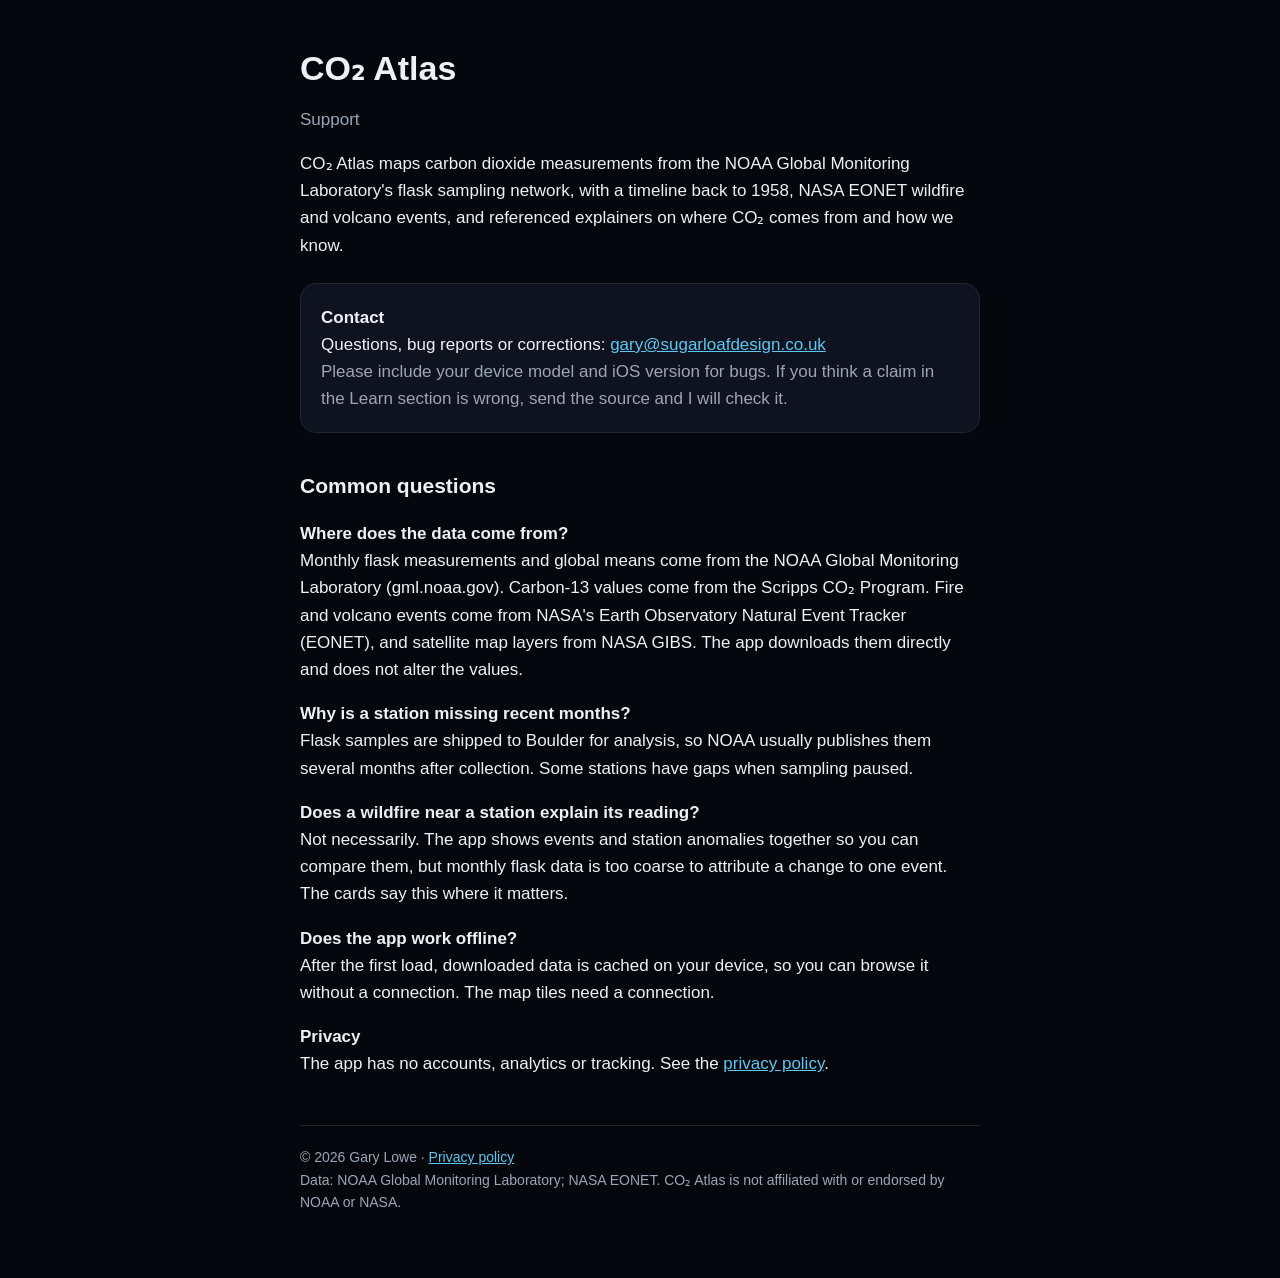
<file: index.html>
<!doctype html>
<html lang="en-GB">
<head>
<meta charset="utf-8">
<meta name="viewport" content="width=device-width, initial-scale=1">
<title>CO₂ Atlas – Support</title>
<meta name="description" content="Support for CO₂ Atlas, an iPhone and iPad app that maps NOAA atmospheric CO₂ measurements.">
<link rel="stylesheet" href="style.css">
</head>
<body>
<main>
<h1>CO₂ Atlas</h1>
<p class="dim">Support</p>

<p>CO₂ Atlas maps carbon dioxide measurements from the NOAA Global Monitoring Laboratory's flask sampling network, with a timeline back to 1958, NASA EONET wildfire and volcano events, and referenced explainers on where CO₂ comes from and how we know.</p>

<div class="card">
<strong>Contact</strong><br>
Questions, bug reports or corrections: <a href="mailto:gary@sugarloafdesign.co.uk?subject=CO%E2%82%82%20Atlas">gary@sugarloafdesign.co.uk</a><br>
<span class="dim">Please include your device model and iOS version for bugs. If you think a claim in the Learn section is wrong, send the source and I will check it.</span>
</div>

<h2>Common questions</h2>

<p><strong>Where does the data come from?</strong><br>
Monthly flask measurements and global means come from the NOAA Global Monitoring Laboratory (gml.noaa.gov). Carbon-13 values come from the Scripps CO₂ Program. Fire and volcano events come from NASA's Earth Observatory Natural Event Tracker (EONET), and satellite map layers from NASA GIBS. The app downloads them directly and does not alter the values.</p>

<p><strong>Why is a station missing recent months?</strong><br>
Flask samples are shipped to Boulder for analysis, so NOAA usually publishes them several months after collection. Some stations have gaps when sampling paused.</p>

<p><strong>Does a wildfire near a station explain its reading?</strong><br>
Not necessarily. The app shows events and station anomalies together so you can compare them, but monthly flask data is too coarse to attribute a change to one event. The cards say this where it matters.</p>

<p><strong>Does the app work offline?</strong><br>
After the first load, downloaded data is cached on your device, so you can browse it without a connection. The map tiles need a connection.</p>

<p><strong>Privacy</strong><br>
The app has no accounts, analytics or tracking. See the <a href="privacy.html">privacy policy</a>.</p>

<footer>
© 2026 Gary Lowe · <a href="privacy.html">Privacy policy</a><br>
Data: NOAA Global Monitoring Laboratory; NASA EONET. CO₂ Atlas is not affiliated with or endorsed by NOAA or NASA.
</footer>
</main>
</body>
</html>
</file>
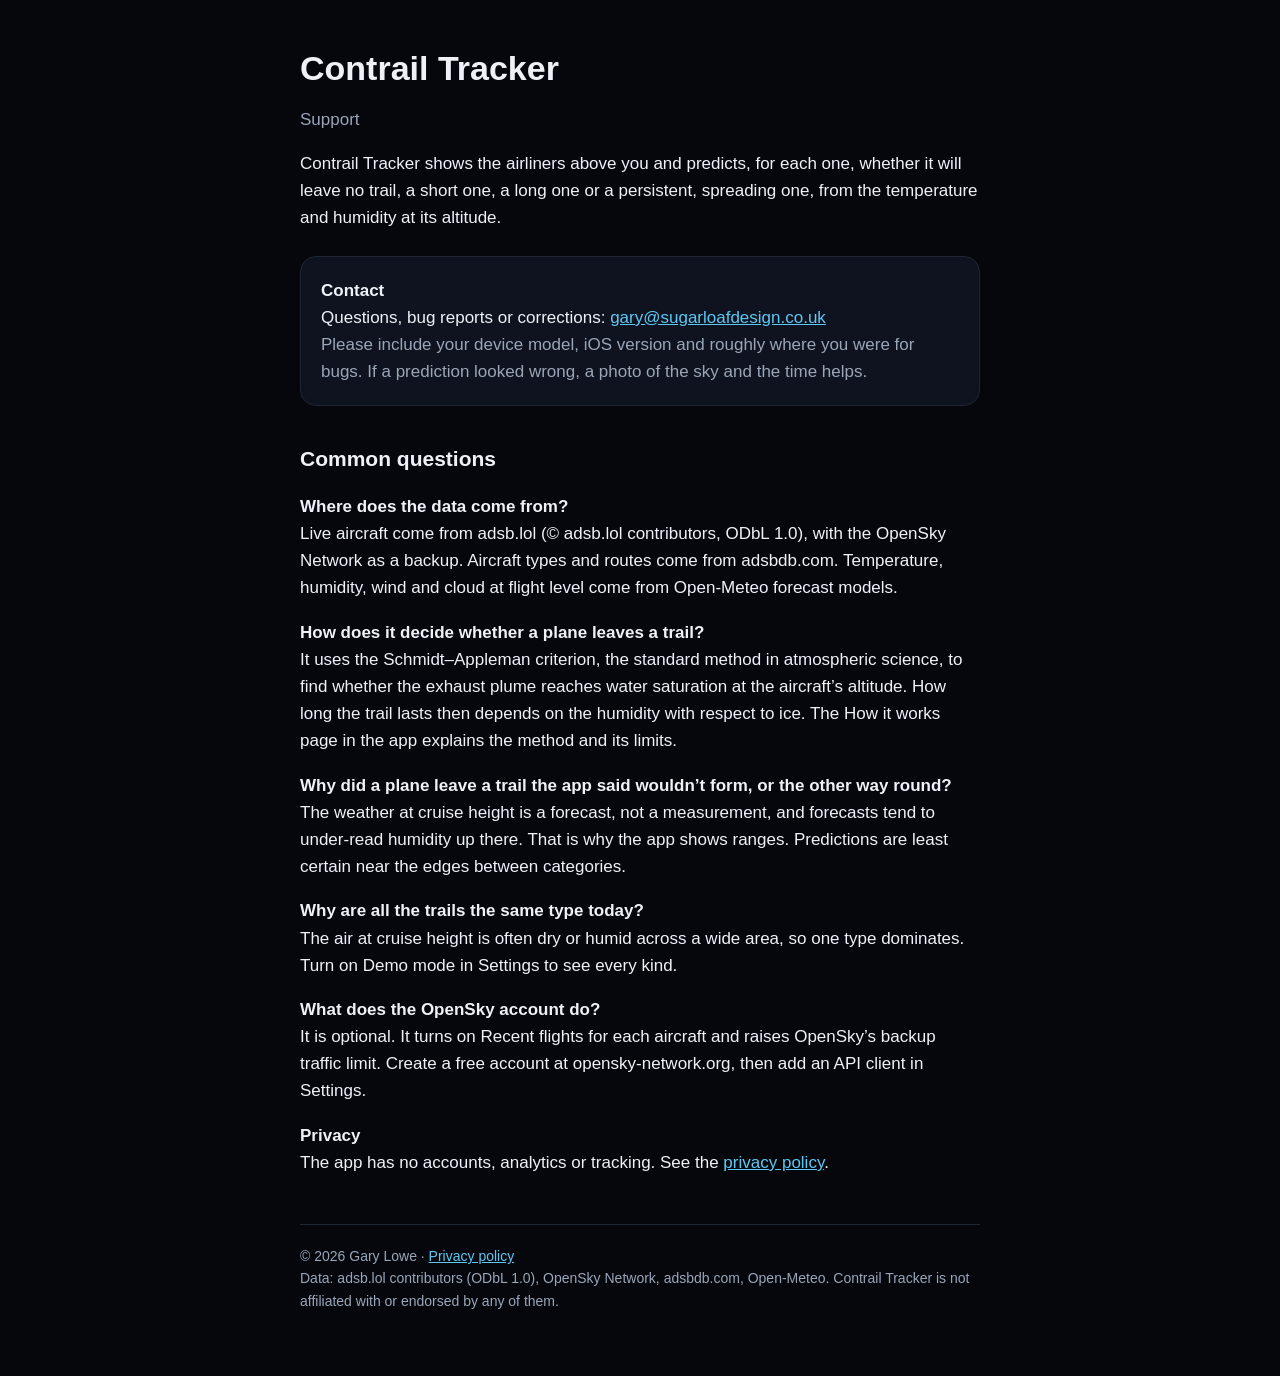
<file: contrail/index.html>
<!doctype html>
<html lang="en-GB">
<head>
<meta charset="utf-8">
<meta name="viewport" content="width=device-width, initial-scale=1">
<title>Contrail Tracker – Support</title>
<meta name="description" content="Support for Contrail Tracker, an iPhone and iPad app that shows the aircraft above you and predicts their contrails.">
<link rel="stylesheet" href="../style.css">
</head>
<body>
<main>
<h1>Contrail Tracker</h1>
<p class="dim">Support</p>

<p>Contrail Tracker shows the airliners above you and predicts, for each one, whether it will leave no trail, a short one, a long one or a persistent, spreading one, from the temperature and humidity at its altitude.</p>

<div class="card">
<strong>Contact</strong><br>
Questions, bug reports or corrections: <a href="mailto:gary@sugarloafdesign.co.uk?subject=Contrail%20Tracker">gary@sugarloafdesign.co.uk</a><br>
<span class="dim">Please include your device model, iOS version and roughly where you were for bugs. If a prediction looked wrong, a photo of the sky and the time helps.</span>
</div>

<h2>Common questions</h2>

<p><strong>Where does the data come from?</strong><br>
Live aircraft come from adsb.lol (© adsb.lol contributors, ODbL 1.0), with the OpenSky Network as a backup. Aircraft types and routes come from adsbdb.com. Temperature, humidity, wind and cloud at flight level come from Open-Meteo forecast models.</p>

<p><strong>How does it decide whether a plane leaves a trail?</strong><br>
It uses the Schmidt–Appleman criterion, the standard method in atmospheric science, to find whether the exhaust plume reaches water saturation at the aircraft’s altitude. How long the trail lasts then depends on the humidity with respect to ice. The How it works page in the app explains the method and its limits.</p>

<p><strong>Why did a plane leave a trail the app said wouldn’t form, or the other way round?</strong><br>
The weather at cruise height is a forecast, not a measurement, and forecasts tend to under-read humidity up there. That is why the app shows ranges. Predictions are least certain near the edges between categories.</p>

<p><strong>Why are all the trails the same type today?</strong><br>
The air at cruise height is often dry or humid across a wide area, so one type dominates. Turn on Demo mode in Settings to see every kind.</p>

<p><strong>What does the OpenSky account do?</strong><br>
It is optional. It turns on Recent flights for each aircraft and raises OpenSky’s backup traffic limit. Create a free account at opensky-network.org, then add an API client in Settings.</p>

<p><strong>Privacy</strong><br>
The app has no accounts, analytics or tracking. See the <a href="privacy.html">privacy policy</a>.</p>

<footer>
© 2026 Gary Lowe · <a href="privacy.html">Privacy policy</a><br>
Data: adsb.lol contributors (ODbL 1.0), OpenSky Network, adsbdb.com, Open-Meteo. Contrail Tracker is not affiliated with or endorsed by any of them.
</footer>
</main>
</body>
</html>
</file>
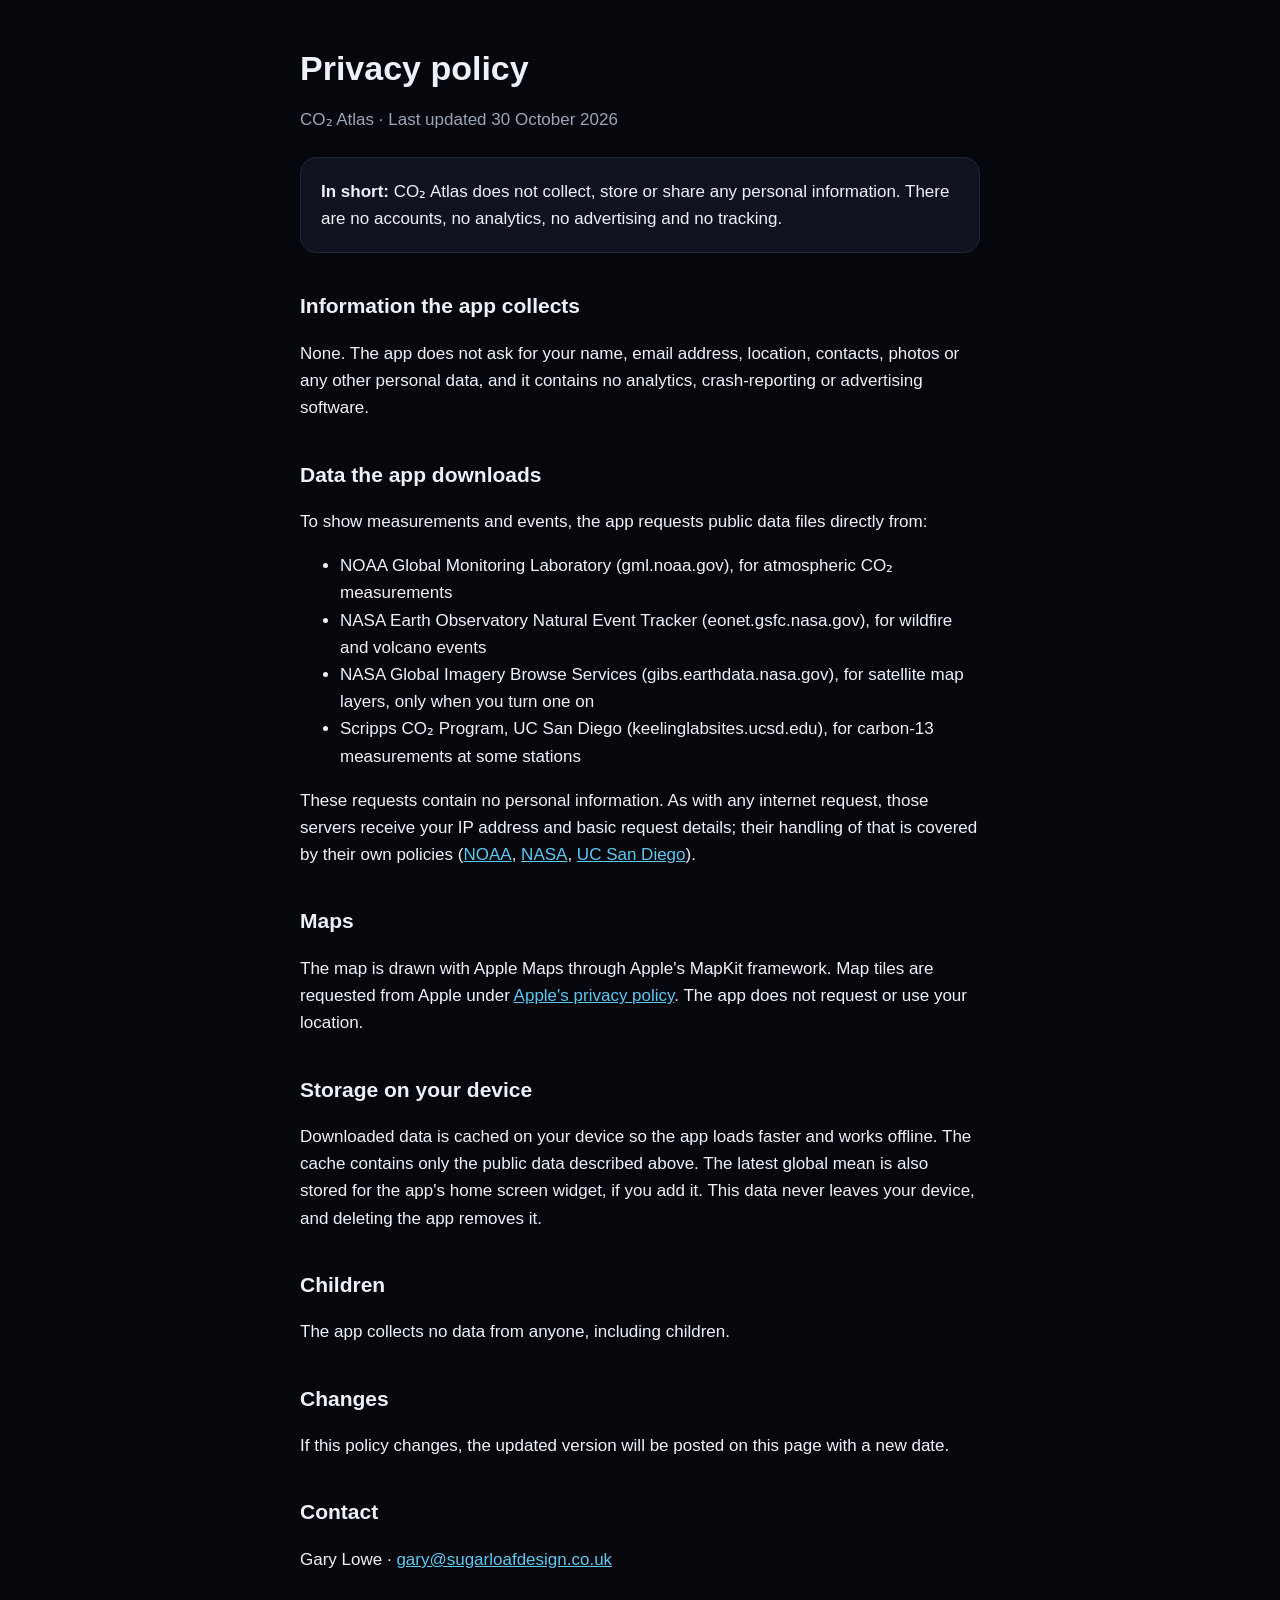
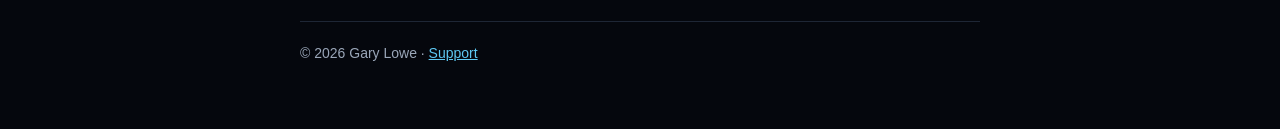
<file: privacy.html>
<!doctype html>
<html lang="en-GB">
<head>
<meta charset="utf-8">
<meta name="viewport" content="width=device-width, initial-scale=1">
<title>CO₂ Atlas – Privacy Policy</title>
<link rel="stylesheet" href="style.css">
</head>
<body>
<main>
<h1>Privacy policy</h1>
<p class="dim">CO₂ Atlas · Last updated 30 October 2026</p>

<div class="card">
<strong>In short:</strong> CO₂ Atlas does not collect, store or share any personal information. There are no accounts, no analytics, no advertising and no tracking.
</div>

<h2>Information the app collects</h2>
<p>None. The app does not ask for your name, email address, location, contacts, photos or any other personal data, and it contains no analytics, crash-reporting or advertising software.</p>

<h2>Data the app downloads</h2>
<p>To show measurements and events, the app requests public data files directly from:</p>
<ul>
<li>NOAA Global Monitoring Laboratory (gml.noaa.gov), for atmospheric CO₂ measurements</li>
<li>NASA Earth Observatory Natural Event Tracker (eonet.gsfc.nasa.gov), for wildfire and volcano events</li>
<li>NASA Global Imagery Browse Services (gibs.earthdata.nasa.gov), for satellite map layers, only when you turn one on</li>
<li>Scripps CO₂ Program, UC San Diego (keelinglabsites.ucsd.edu), for carbon-13 measurements at some stations</li>
</ul>
<p>These requests contain no personal information. As with any internet request, those servers receive your IP address and basic request details; their handling of that is covered by their own policies (<a href="https://www.noaa.gov/">NOAA</a>, <a href="https://www.nasa.gov/privacy/">NASA</a>, <a href="https://ucsd.edu/about/terms-of-use.html">UC San Diego</a>).</p>

<h2>Maps</h2>
<p>The map is drawn with Apple Maps through Apple's MapKit framework. Map tiles are requested from Apple under <a href="https://www.apple.com/legal/privacy/">Apple's privacy policy</a>. The app does not request or use your location.</p>

<h2>Storage on your device</h2>
<p>Downloaded data is cached on your device so the app loads faster and works offline. The cache contains only the public data described above. The latest global mean is also stored for the app's home screen widget, if you add it. This data never leaves your device, and deleting the app removes it.</p>

<h2>Children</h2>
<p>The app collects no data from anyone, including children.</p>

<h2>Changes</h2>
<p>If this policy changes, the updated version will be posted on this page with a new date.</p>

<h2>Contact</h2>
<p>Gary Lowe · <a href="mailto:gary@sugarloafdesign.co.uk">gary@sugarloafdesign.co.uk</a></p>

<footer>
© 2026 Gary Lowe · <a href="index.html">Support</a>
</footer>
</main>
</body>
</html>
</file>
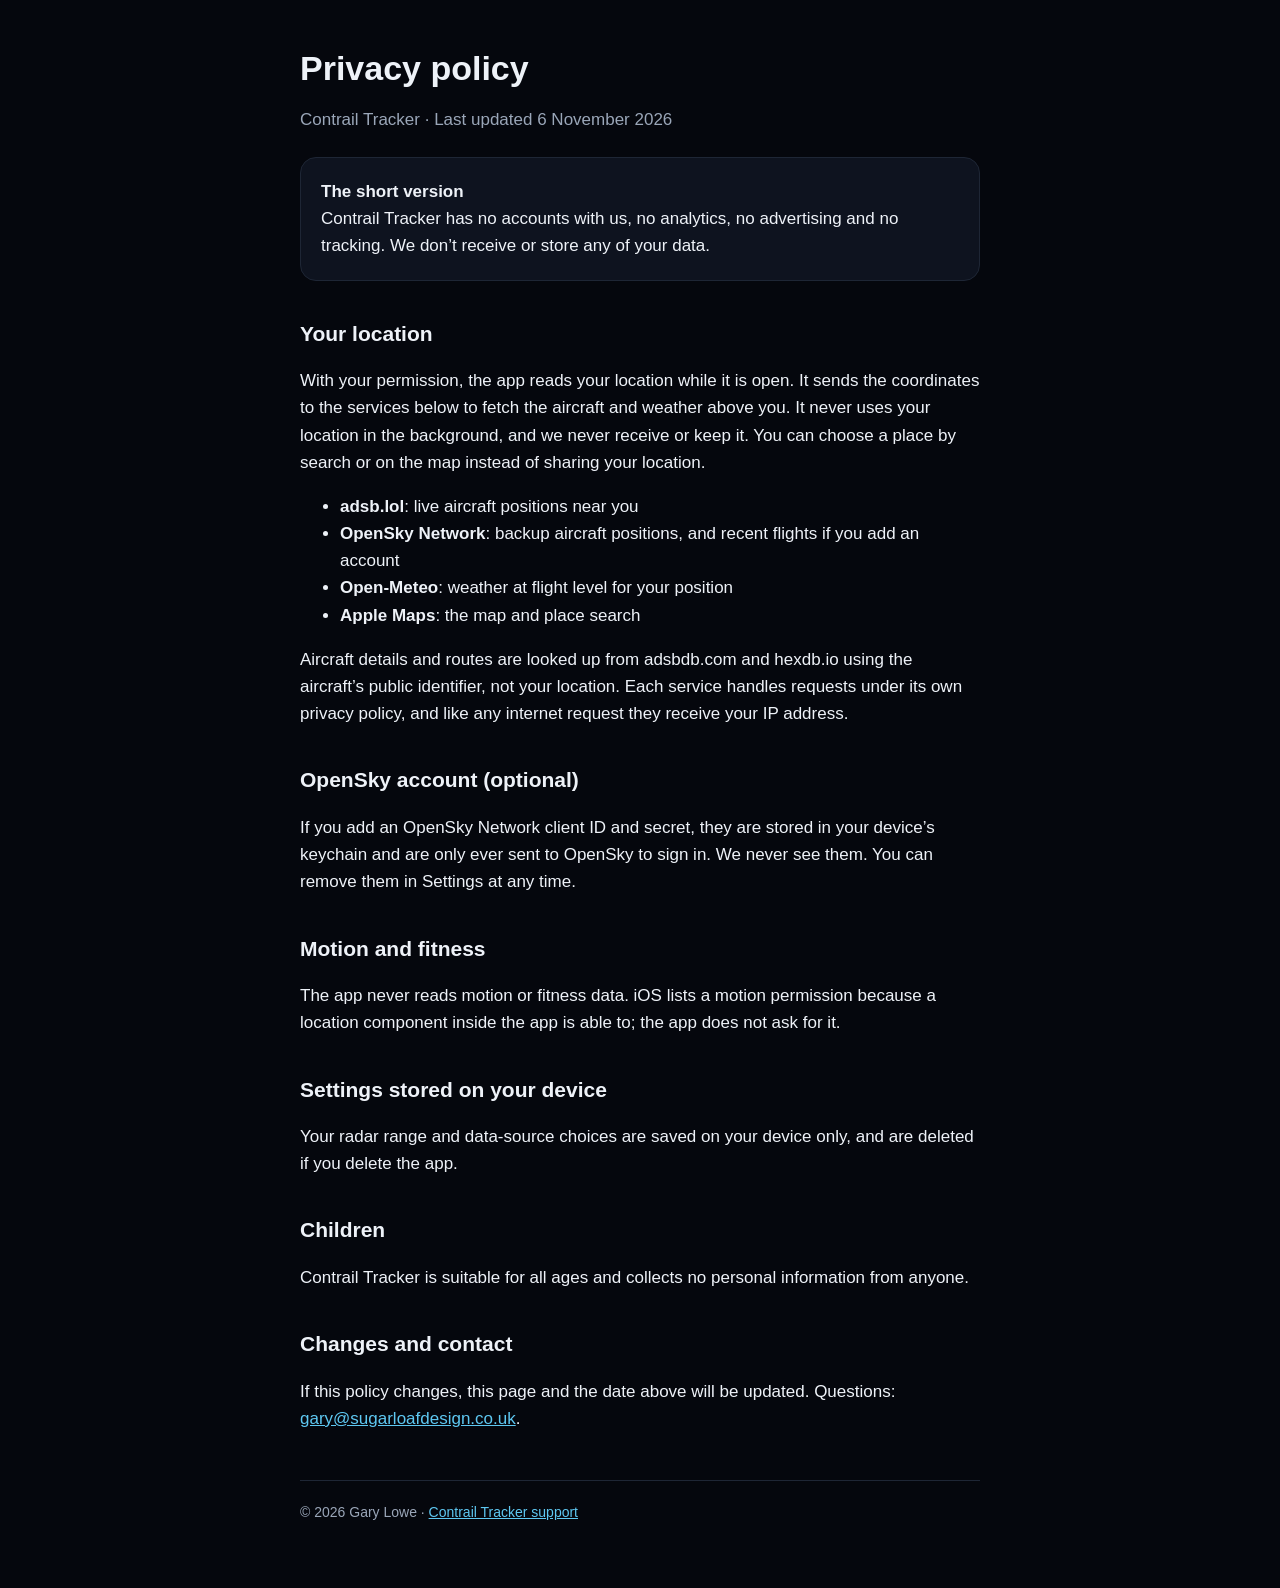
<file: contrail/privacy.html>
<!doctype html>
<html lang="en-GB">
<head>
<meta charset="utf-8">
<meta name="viewport" content="width=device-width, initial-scale=1">
<title>Contrail Tracker – Privacy policy</title>
<meta name="description" content="Privacy policy for Contrail Tracker, an iPhone and iPad app that predicts aircraft contrails.">
<link rel="stylesheet" href="../style.css">
</head>
<body>
<main>
<h1>Privacy policy</h1>
<p class="dim">Contrail Tracker · Last updated 6 November 2026</p>

<div class="card">
<strong>The short version</strong><br>
Contrail Tracker has no accounts with us, no analytics, no advertising and no tracking. We don’t receive or store any of your data.
</div>

<h2>Your location</h2>
<p>With your permission, the app reads your location while it is open. It sends the coordinates to the services below to fetch the aircraft and weather above you. It never uses your location in the background, and we never receive or keep it. You can choose a place by search or on the map instead of sharing your location.</p>
<ul>
<li><strong>adsb.lol</strong>: live aircraft positions near you</li>
<li><strong>OpenSky Network</strong>: backup aircraft positions, and recent flights if you add an account</li>
<li><strong>Open-Meteo</strong>: weather at flight level for your position</li>
<li><strong>Apple Maps</strong>: the map and place search</li>
</ul>
<p>Aircraft details and routes are looked up from adsbdb.com and hexdb.io using the aircraft’s public identifier, not your location. Each service handles requests under its own privacy policy, and like any internet request they receive your IP address.</p>

<h2>OpenSky account (optional)</h2>
<p>If you add an OpenSky Network client ID and secret, they are stored in your device’s keychain and are only ever sent to OpenSky to sign in. We never see them. You can remove them in Settings at any time.</p>

<h2>Motion and fitness</h2>
<p>The app never reads motion or fitness data. iOS lists a motion permission because a location component inside the app is able to; the app does not ask for it.</p>

<h2>Settings stored on your device</h2>
<p>Your radar range and data-source choices are saved on your device only, and are deleted if you delete the app.</p>

<h2>Children</h2>
<p>Contrail Tracker is suitable for all ages and collects no personal information from anyone.</p>

<h2>Changes and contact</h2>
<p>If this policy changes, this page and the date above will be updated. Questions: <a href="mailto:gary@sugarloafdesign.co.uk?subject=Contrail%20Tracker%20privacy">gary@sugarloafdesign.co.uk</a>.</p>

<footer>
© 2026 Gary Lowe · <a href="./">Contrail Tracker support</a>
</footer>
</main>
</body>
</html>
</file>
<file: style.css>
:root { --bg:#05070D; --surface:#0E131F; --text:#EEF2F8; --dim:#9AA6B8; --accent:#5EC8F2; --line:#1E2635; }
* { box-sizing:border-box; }
body { margin:0; background:var(--bg); color:var(--text); font:17px/1.6 -apple-system, BlinkMacSystemFont, "Segoe UI", Roboto, sans-serif; }
main { max-width:720px; margin:0 auto; padding:48px 20px 64px; }
h1 { font-size:34px; line-height:1.2; margin:0 0 8px; }
h2 { font-size:21px; margin:36px 0 8px; }
p, li { color:var(--text); }
.dim { color:var(--dim); }
a { color:var(--accent); }
.card { background:var(--surface); border:1px solid var(--line); border-radius:16px; padding:20px; margin:24px 0; }
footer { margin-top:48px; padding-top:20px; border-top:1px solid var(--line); color:var(--dim); font-size:14px; }
</file>
